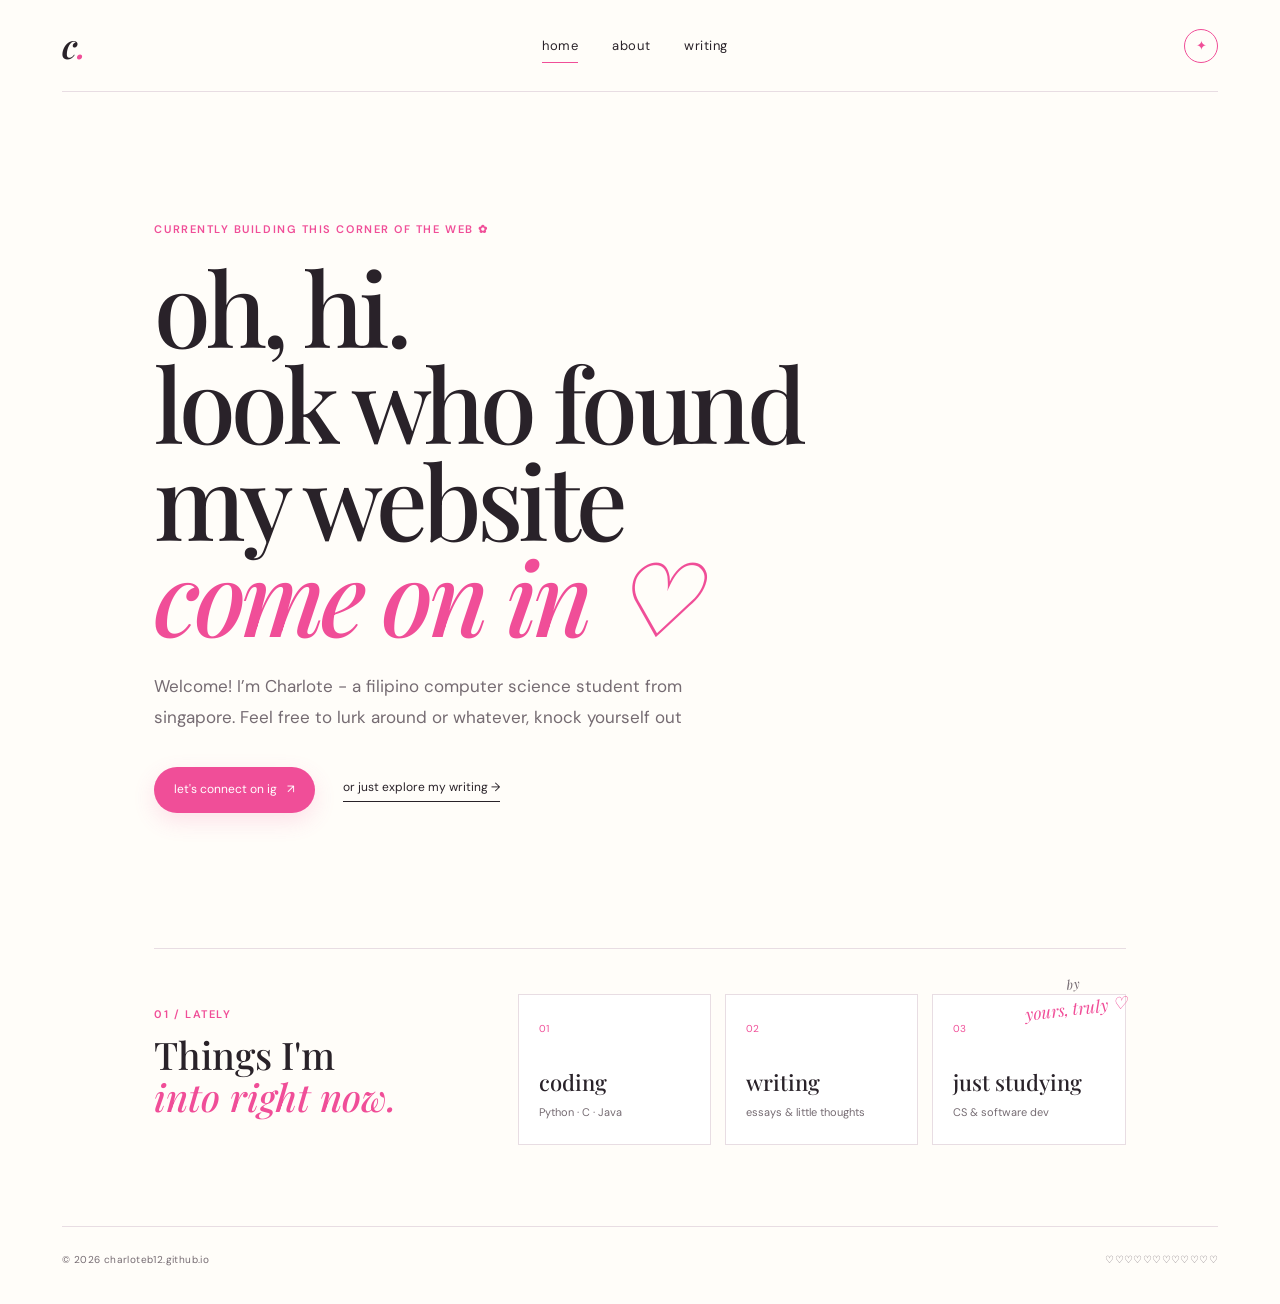
<file: index.html>
<!DOCTYPE html>
<html lang="en">
<head>
  <meta charset="UTF-8">
  <meta name="viewport" content="width=device-width, initial-scale=1.0">
  <meta name="description" content="Charlote's mini corner of the internet ig.">
  <title>★ xoxo, charlote ★</title>
  <link rel="preconnect" href="https://fonts.googleapis.com">
  <link rel="preconnect" href="https://fonts.gstatic.com" crossorigin>
  <link href="https://fonts.googleapis.com/css2?family=DM+Sans:wght@400;500;600&family=Playfair+Display:ital,wght@0,500;0,600;1,500;1,600&display=swap" rel="stylesheet">
  <link rel="stylesheet" href="css/style.css">
</head>
<body>
  <div class="site-shell">
    <header class="nav">
      <a class="logo" href="index.html">c<span>.</span></a>
      <nav aria-label="Main navigation">
        <a href="index.html" class="active">home</a>
        <a href="about.html">about</a>
        <a href="writing.html">writing</a>
      </nav>
      <a class="nav-dot" href="mailto:canog@asu.edu" aria-label="Contact">✦</a>
    </header>

    <main class="home">

      <section class="hero">
        <p class="eyebrow">currently building this corner of the web ✿</p>
        <h1>oh, hi.<br>look who found my website<br><em>come on in ♡</em></h1>
        <p class="hero-copy">Welcome! I’m Charlote - a filipino computer science student from singapore. Feel free to lurk around or whatever, knock yourself out</p>
        <div class="hero-links">
          <a class="pill" href="https://instagram.com/wamgalore">let's connect on ig<span>↗</span></a>
          <a class="text-link" href="writing.html">or just explore my writing →</a>
        </div>
      </section>

      <div class="scrapbook-stamp">by<br><span>yours, truly ♡</span></div>

      <section class="home-lower">
        <div>
          <p class="section-kicker">01 / lately</p>
          <h2>Things I'm<br><em>into right now.</em></h2>
        </div>
        <div class="mini-grid">
          <div class="mini-card"><span>01</span><strong>coding</strong><p>Python · C · Java</p></div>
          <div class="mini-card"><span>02</span><strong>writing</strong><p>essays & little thoughts</p></div>
          <div class="mini-card"><span>03</span><strong>just studying</strong><p>CS & software dev</p></div>
        </div>
      </section>
    </main>

    <footer class="footer">
      <span>© 2026 charloteb12.github.io</span>
      <span>♡♡♡♡♡♡♡♡♡♡♡♡</span>
    </footer>
  </div>
  <script src="js/script.js"></script>
</body>
</html>
</file>
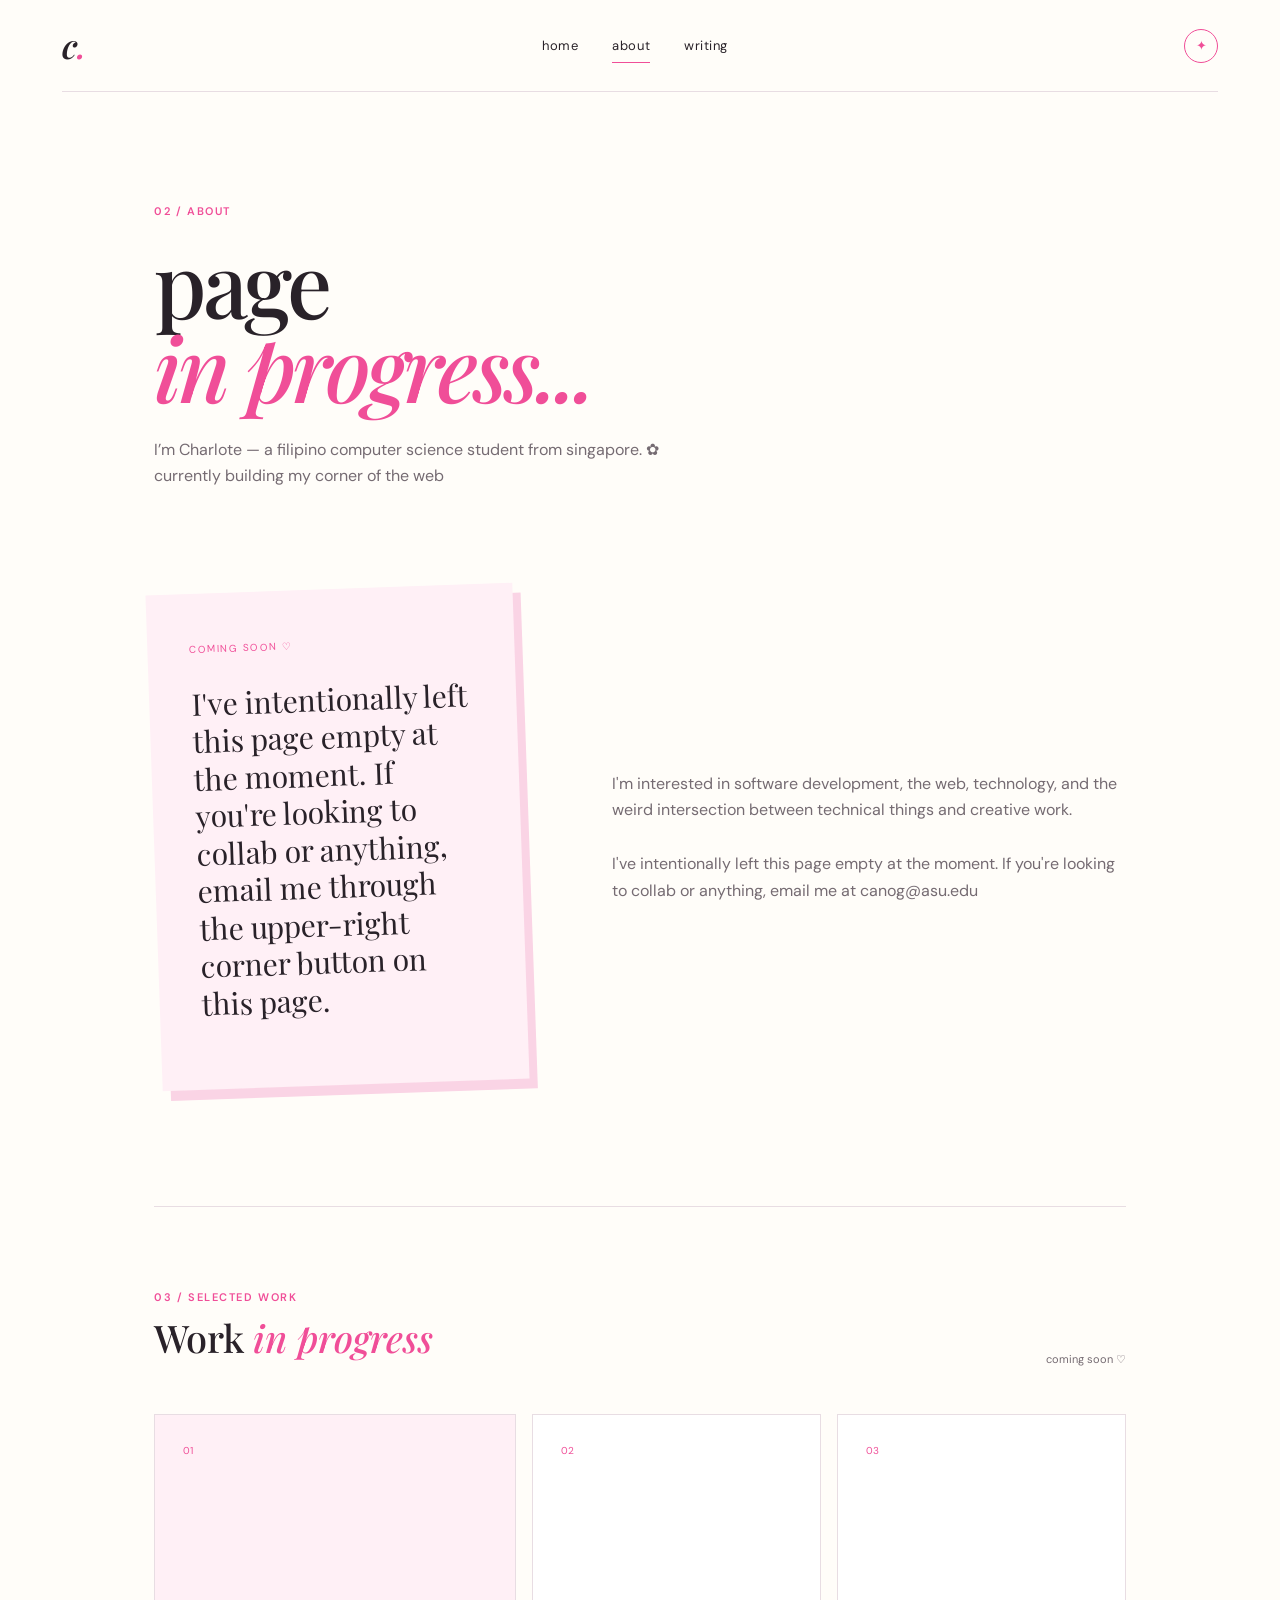
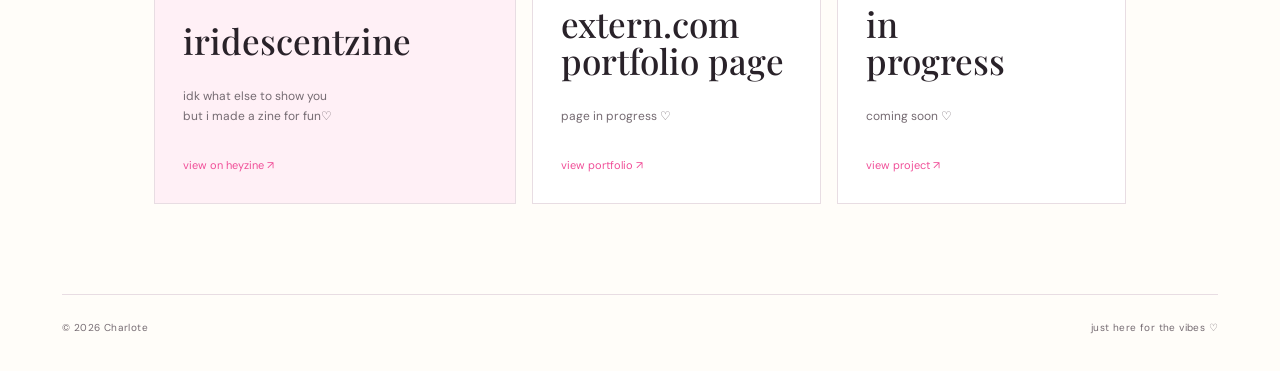
<file: about.html>
<!DOCTYPE html>
<html lang="en">
<head>
  <meta charset="UTF-8">
  <meta name="viewport" content="width=device-width, initial-scale=1.0">
  <title>About — Charlote</title>
  <link rel="preconnect" href="https://fonts.googleapis.com">
  <link rel="preconnect" href="https://fonts.gstatic.com" crossorigin>
  <link href="https://fonts.googleapis.com/css2?family=DM+Sans:wght@400;500;600&family=Playfair+Display:ital,wght@0,500;0,600;1,500&display=swap" rel="stylesheet">
  <link rel="stylesheet" href="css/style.css">
</head>
<body>
<div class="site-shell">
<header class="nav">
  <a class="logo" href="index.html">c<span>.</span></a>
  <nav><a href="index.html">home</a><a href="about.html" class="active">about</a><a href="writing.html">writing</a></nav>
  <a class="nav-dot" href="mailto:canog@asu.edu">✦</a>
</header>

<main class="inner-page">
  <div class="page-heading">
    <p class="eyebrow">02 / about</p>
    <h1>page<br><em>in progress...</em></h1>
    <p>I’m Charlote — a filipino computer science student from singapore. ✿ currently building my corner of the web</p>
  </div>

  <section class="about-layout">
    <div class="about-note">
      <span>coming soon ♡</span>
      <p>I've intentionally left this page empty at the moment. If you're looking to collab or anything, email me through the upper-right corner button on this page.</p>
    </div>
    <div class="about-text">
      <p>I'm interested in software development, the web, technology, and the weird intersection between technical things and creative work.</p>
      <p>I've intentionally left this page empty at the moment. If you're looking to collab or anything, email me at canog@asu.edu</p>
    </div>
  </section>

  <section class="work-section">
    <div class="section-row"><div><p class="section-kicker">03 / selected work</p><h2>Work <em>in progress</em></h2></div><span class="tiny-note">coming soon ♡</span></div>
    <div class="work-grid">
      <article class="work-card tall"><span>01</span><h3>iridescentzine</h3><p>idk what else to show you<br>but i made a zine for fun♡</p><a href="https://heyzine.com/flip-book/e28d22da8d.html">view on heyzine ↗</a></article>
      <article class="work-card"><span>02</span><h3>extern.com<br>portfolio page</h3><p>page in progress ♡</p><a href="https://extern.com/portfolios/charlote-an">view portfolio ↗</a></article>
      <article class="work-card"><span>03</span><h3>in<br>progress</h3><p>coming soon ♡</p><a href="#">view project ↗</a></article>
    </div>
  </section>
</main>
<footer class="footer"><span>© 2026 Charlote</span><span>just here for the vibes ♡</span></footer>
</div>
<script src="js/script.js"></script>
</body>
</html>
</file>
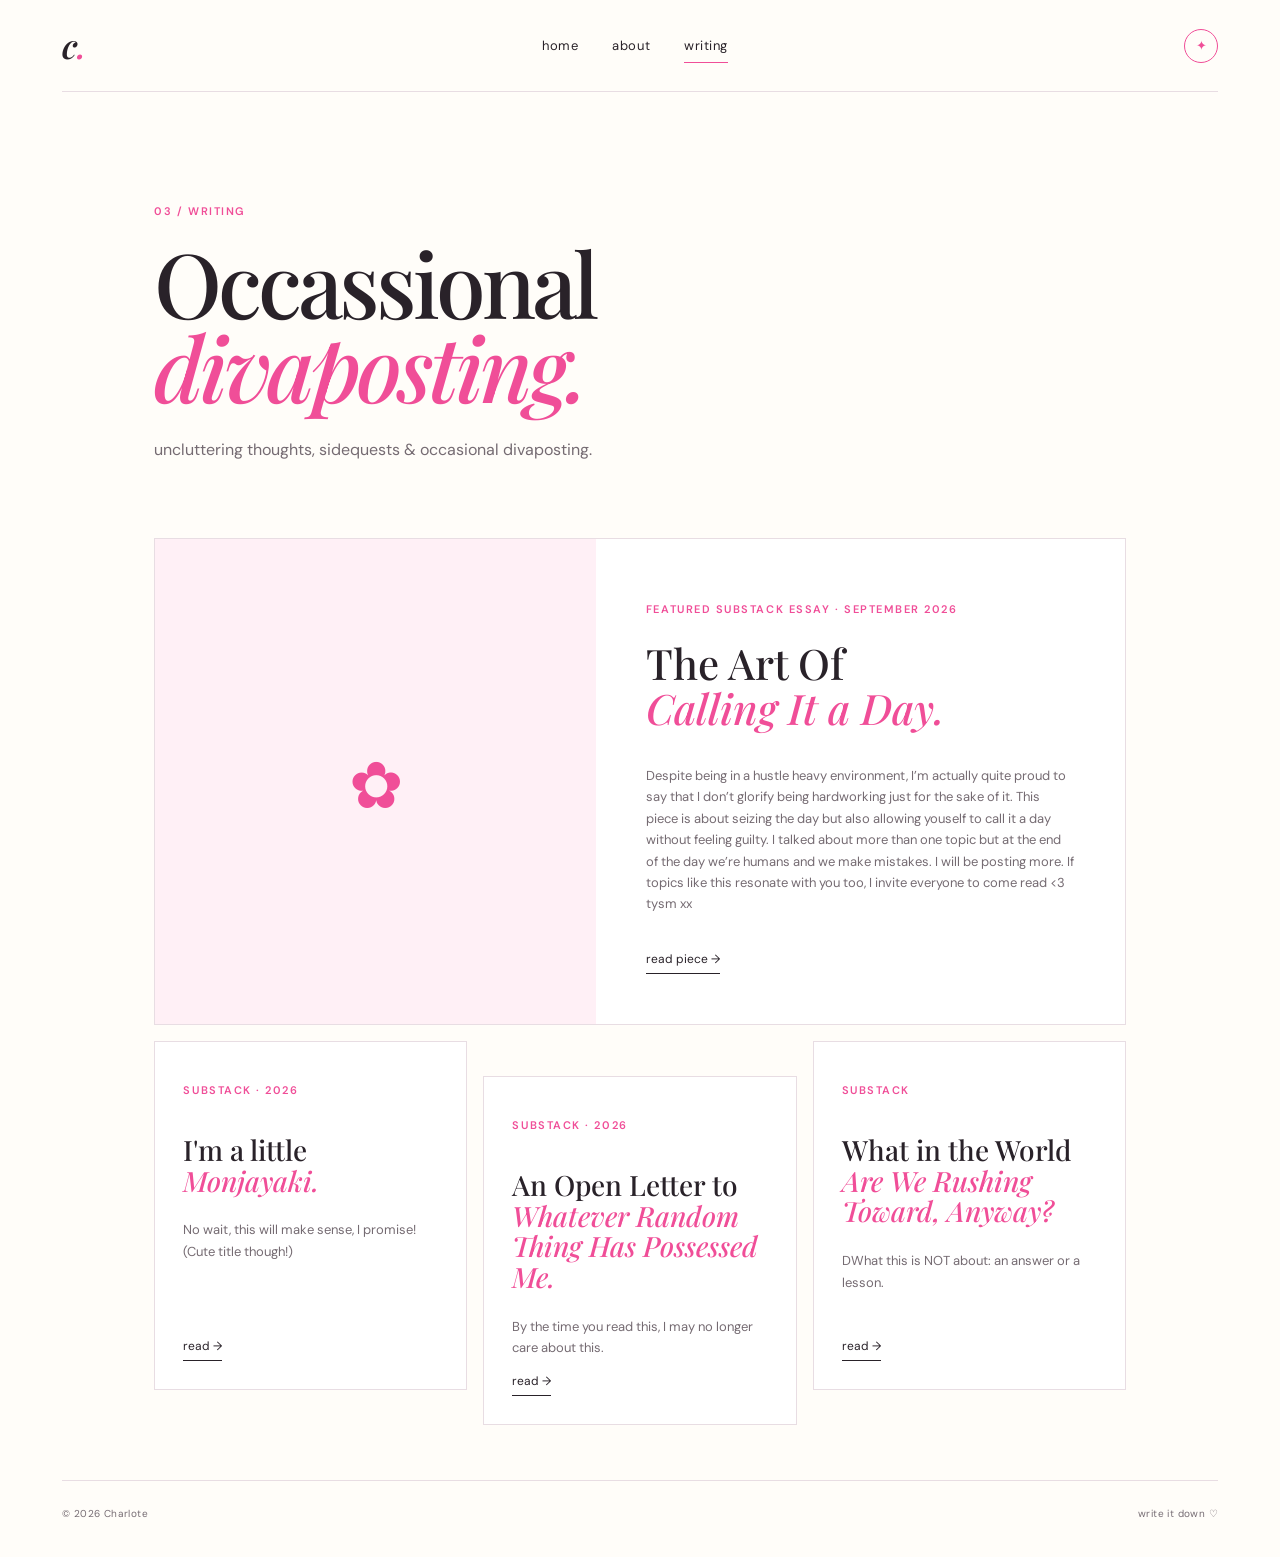
<file: writing.html>
<!DOCTYPE html>
<html lang="en">
<head>
  <meta charset="UTF-8">
  <meta name="viewport" content="width=device-width, initial-scale=1.0">
  <title>Writing — Charlote</title>
  <link rel="preconnect" href="https://fonts.googleapis.com">
  <link rel="preconnect" href="https://fonts.gstatic.com" crossorigin>
  <link href="https://fonts.googleapis.com/css2?family=DM+Sans:wght@400;500;600&family=Playfair+Display:ital,wght@0,500;0,600;1,500&display=swap" rel="stylesheet">
  <link rel="stylesheet" href="css/style.css">
</head>
<body>
<div class="site-shell">
<header class="nav">
  <a class="logo" href="index.html">c<span>.</span></a>
  <nav><a href="index.html">home</a><a href="about.html">about</a><a href="writing.html" class="active">writing</a></nav>
  <a class="nav-dot" href="mailto:canog@asu.edu">✦</a>
</header>

<main class="inner-page">
  <div class="page-heading writing-heading">
    <p class="eyebrow">03 / writing</p>
    <h1>Occassional<br><em>divaposting.</em></h1>
    <p>uncluttering thoughts, sidequests & occasional divaposting.</p>
  </div>

  <section class="posts">
    <article class="post featured">
      <div class="post-image"><span>✿</span></div>
      <div class="post-content">
        <p class="post-meta">featured substack essay · september 2026</p>
        <h2>The Art Of<br><em>Calling It a Day.</em></h2>
        <p>Despite being in a hustle heavy environment, I’m actually quite proud to say that I don’t glorify being hardworking just for the sake of it. This piece is about seizing the day but also allowing youself to call it a day without feeling guilty. I talked about more than one topic but at the end of the day we’re humans and we make mistakes. I will be posting more. If topics like this resonate with you too, I invite everyone to come read <3 tysm xx</p>
        <a href="https://ochachachamada.substack.com/p/the-art-of-calling-it-a-day" class="text-link">read piece →</a>
      </div>
    </article>
    <div class="post-grid">
      <article class="post small"><p class="post-meta">substack · 2026</p><h2>I'm a little<br><em>Monjayaki.</em></h2><p>No wait, this will make sense, I promise! (Cute title though!)</p><a href="https://ochachachamada.substack.com/p/im-a-little-monjayaki" class="text-link">read →</a></article>
      <article class="post small offset"><p class="post-meta">substack · 2026</p><h2>An Open Letter to<br><em>Whatever Random Thing Has Possessed Me.</em></h2><p>By the time you read this, I may no longer care about this.</p><a href="https://ochachachamada.substack.com/p/an-open-letter-to-whatever-random" class="text-link">read →</a></article>
      <article class="post small"><p class="post-meta">substack</p><h2>What in the World<br><em>Are We Rushing Toward, Anyway?</em></h2><p>DWhat this is NOT about: an answer or a lesson.</p><a href="https://ochachachamada.substack.com/p/what-in-the-world-are-we-rushing" class="text-link">read →</a></article>
    </div>
  </section>
</main>
<footer class="footer"><span>© 2026 Charlote</span><span>write it down ♡</span></footer>
</div>
<script src="js/script.js"></script>
</body>
</html>
</file>
<file: css/style.css>
/* CHARLOTE'S PERSONAL SITE
   Main accent: #F04E98
*/
:root{
  --pink:#F04E98;
  --pink-light:#FAD4E5;
  --pink-soft:#FFF0F6;
  --cream:#FFFDF9;
  --ink:#292229;
  --muted:#756B72;
  --line:#E8DDE3;
  --white:#fff;
}
*{box-sizing:border-box}
html{scroll-behavior:smooth}
body{margin:0;background:var(--cream);color:var(--ink);font-family:"DM Sans",sans-serif;font-size:15px;line-height:1.65}
a{color:inherit;text-decoration:none}
.site-shell{max-width:1240px;margin:auto;padding:0 42px}
.nav{height:92px;display:flex;align-items:center;justify-content:space-between;border-bottom:1px solid var(--line)}
.logo{font-family:"Playfair Display",serif;font-size:34px;font-weight:600;font-style:italic}
.logo span{color:var(--pink)}
.nav nav{display:flex;gap:34px;font-size:13px;text-transform:lowercase;letter-spacing:.04em}
.nav nav a{position:relative;padding:8px 0}
.nav nav a:after{content:"";position:absolute;left:0;bottom:1px;width:0;height:1px;background:var(--pink);transition:.25s}
.nav nav a:hover:after,.nav nav a.active:after{width:100%}
.nav-dot{width:34px;height:34px;border:1px solid var(--pink);border-radius:50%;display:grid;place-items:center;color:var(--pink);font-size:13px;transition:.25s}
.nav-dot:hover{background:var(--pink);color:white;transform:rotate(12deg)}

.home{min-height:calc(100vh - 150px);position:relative;padding:13vh 8% 9vh;display:flex;flex-direction:column;justify-content:center}
.hero{max-width:720px;position:relative;z-index:1}
.eyebrow,.section-kicker,.post-meta{font-size:11px;letter-spacing:.14em;text-transform:uppercase;color:var(--pink);font-weight:600}
.hero h1,.page-heading h1{font-family:"Playfair Display",serif;font-size:clamp(60px,8vw,108px);line-height:.94;font-weight:500;letter-spacing:-.045em;margin:20px 0 28px}
h1 em,h2 em{font-style:italic;color:var(--pink)}
.hero-copy{max-width:560px;color:var(--muted);font-size:17px;line-height:1.8}
.hero-links{display:flex;align-items:center;gap:28px;margin-top:35px}
.pill{background:var(--pink);color:white;padding:13px 20px;border-radius:999px;font-size:12px;box-shadow:0 8px 22px rgba(240,78,152,.16);transition:.25s}
.pill:hover{transform:translateY(-3px);box-shadow:0 12px 28px rgba(240,78,152,.24)}
.pill span{margin-left:10px}
.text-link{font-size:12px;border-bottom:1px solid var(--ink);padding-bottom:3px;transition:.2s}
.text-link:hover{color:var(--pink);border-color:var(--pink)}
.home-note{position:absolute;font-size:11px;color:var(--muted);line-height:1.5}
.home-note strong{color:var(--ink);font-weight:600}
.note-one{right:10%;top:24%;transform:rotate(4deg);padding:13px;background:var(--pink-soft);border-left:2px solid var(--pink)}
.note-two{left:4%;top:23%;transform:rotate(-8deg);color:var(--pink)}
.scrapbook-stamp{position:absolute;right:8%;bottom:18%;font-family:"Playfair Display",serif;font-style:italic;text-align:center;transform:rotate(-7deg);font-size:13px;color:var(--muted)}
.scrapbook-stamp span{font-size:17px;color:var(--pink)}
.home-lower{display:grid;grid-template-columns:1fr 2fr;gap:60px;margin-top:15vh;padding-top:45px;border-top:1px solid var(--line)}
.home-lower h2,.work-section h2{font-family:"Playfair Display",serif;font-size:38px;line-height:1.1;font-weight:500;margin:10px 0}
.mini-grid{display:grid;grid-template-columns:repeat(3,1fr);gap:14px}
.mini-card{min-height:150px;padding:20px;background:var(--white);border:1px solid var(--line);transition:.25s}
.mini-card:hover{transform:translateY(-5px);border-color:var(--pink-light)}
.mini-card span{font-size:10px;color:var(--pink)}
.mini-card strong{display:block;font-family:"Playfair Display",serif;font-size:22px;font-weight:500;margin-top:24px}
.mini-card p{font-size:11px;color:var(--muted);margin:3px 0}

.inner-page{padding:11vh 8% 10vh}
.page-heading{max-width:760px;margin-bottom:100px}
.page-heading h1{font-size:clamp(58px,7vw,92px);margin-bottom:28px}
.page-heading>p:last-child{max-width:520px;color:var(--muted);font-size:16px}
.about-layout{display:grid;grid-template-columns:1fr 1.4fr;gap:90px;align-items:center;padding-bottom:120px}
.about-note{background:var(--pink-soft);padding:42px;transform:rotate(-2deg);box-shadow:8px 10px 0 var(--pink-light)}
.about-note span{font-size:10px;letter-spacing:.15em;text-transform:uppercase;color:var(--pink)}
.about-note p{font-family:"Playfair Display",serif;font-size:30px;line-height:1.25;margin:25px 0}
.about-note small{font-size:11px;color:var(--muted)}
.about-text{max-width:540px;color:var(--muted);font-size:16px}
.about-text p+p{margin-top:28px}
.work-section{border-top:1px solid var(--line);padding-top:70px}
.section-row{display:flex;justify-content:space-between;align-items:end;margin-bottom:45px}
.tiny-note{font-size:11px;color:var(--muted)}
.work-grid{display:grid;grid-template-columns:1.25fr 1fr 1fr;gap:16px}
.work-card{min-height:330px;padding:28px;background:var(--white);border:1px solid var(--line);display:flex;flex-direction:column;transition:.25s}
.work-card:hover{transform:translateY(-6px);box-shadow:0 15px 35px rgba(41,34,41,.06)}
.work-card.tall{background:var(--pink-soft);min-height:390px}
.work-card>span{font-size:10px;color:var(--pink)}
.work-card h3{font-family:"Playfair Display",serif;font-size:35px;font-weight:500;line-height:1.05;margin:auto 0 15px}
.work-card p{font-size:12px;color:var(--muted);max-width:240px}
.work-card a{font-size:11px;color:var(--pink);margin-top:18px}

.writing-heading{margin-bottom:75px}
.posts{max-width:1000px}
.post{border:1px solid var(--line);background:var(--white)}
.post.featured{display:grid;grid-template-columns:1fr 1.2fr;min-height:390px}
.post-image{background:var(--pink-soft);display:grid;place-items:center;font-family:"Playfair Display",serif;font-size:65px;color:var(--pink)}
.post-content{padding:50px;display:flex;flex-direction:column;justify-content:center}
.post-content h2{font-family:"Playfair Display",serif;font-size:42px;line-height:1.08;font-weight:500;margin:12px 0 20px}
.post-content p:not(.post-meta),.post.small p:not(.post-meta){color:var(--muted);font-size:13px;max-width:510px}
.post-content .text-link{align-self:flex-start;margin-top:22px}
.post-grid{display:grid;grid-template-columns:repeat(3,1fr);gap:16px;margin-top:16px}
.post.small{padding:28px;min-height:280px;display:flex;flex-direction:column}
.post.small h2{font-family:"Playfair Display",serif;font-size:28px;line-height:1.1;font-weight:500;margin:25px 0 10px}
.post.small .text-link{align-self:flex-start;margin-top:auto}
.post.offset{transform:translateY(35px)}

.footer{border-top:1px solid var(--line);padding:25px 0 35px;display:flex;justify-content:space-between;color:var(--muted);font-size:10px;letter-spacing:.04em}

@media(max-width:800px){
  .site-shell{padding:0 20px}
  .nav{height:76px}
  .nav nav{gap:18px;font-size:12px}
  .nav-dot{width:30px;height:30px}
  .home{padding:13vh 4% 8vh;min-height:auto}
  .hero h1{font-size:clamp(55px,16vw,82px)}
  .hero-copy{font-size:15px}
  .home-note,.scrapbook-stamp{display:none}
  .home-lower{grid-template-columns:1fr;gap:25px;margin-top:13vh}
  .mini-grid{grid-template-columns:1fr}
  .mini-card{min-height:125px}
  .mini-card strong{margin-top:16px}
  .inner-page{padding:10vh 4% 9vh}
  .page-heading{margin-bottom:65px}
  .page-heading h1{font-size:clamp(55px,15vw,80px)}
  .about-layout{grid-template-columns:1fr;gap:55px;padding-bottom:80px}
  .about-note{padding:32px}
  .about-note p{font-size:26px}
  .work-grid{grid-template-columns:1fr}
  .work-card,.work-card.tall{min-height:300px}
  .section-row{display:block}
  .tiny-note{display:block;margin-top:15px}
  .post.featured{grid-template-columns:1fr;min-height:0}
  .post-image{min-height:230px}
  .post-content{padding:32px}
  .post-content h2{font-size:34px}
  .post-grid{grid-template-columns:1fr}
  .post.offset{transform:none}
  .post.small{min-height:250px}
  .footer{font-size:9px}
}
@media(max-width:430px){
  .nav nav{gap:13px}
  .logo{font-size:30px}
  .hero-links{flex-direction:column;align-items:flex-start;gap:20px}
}
</file>
